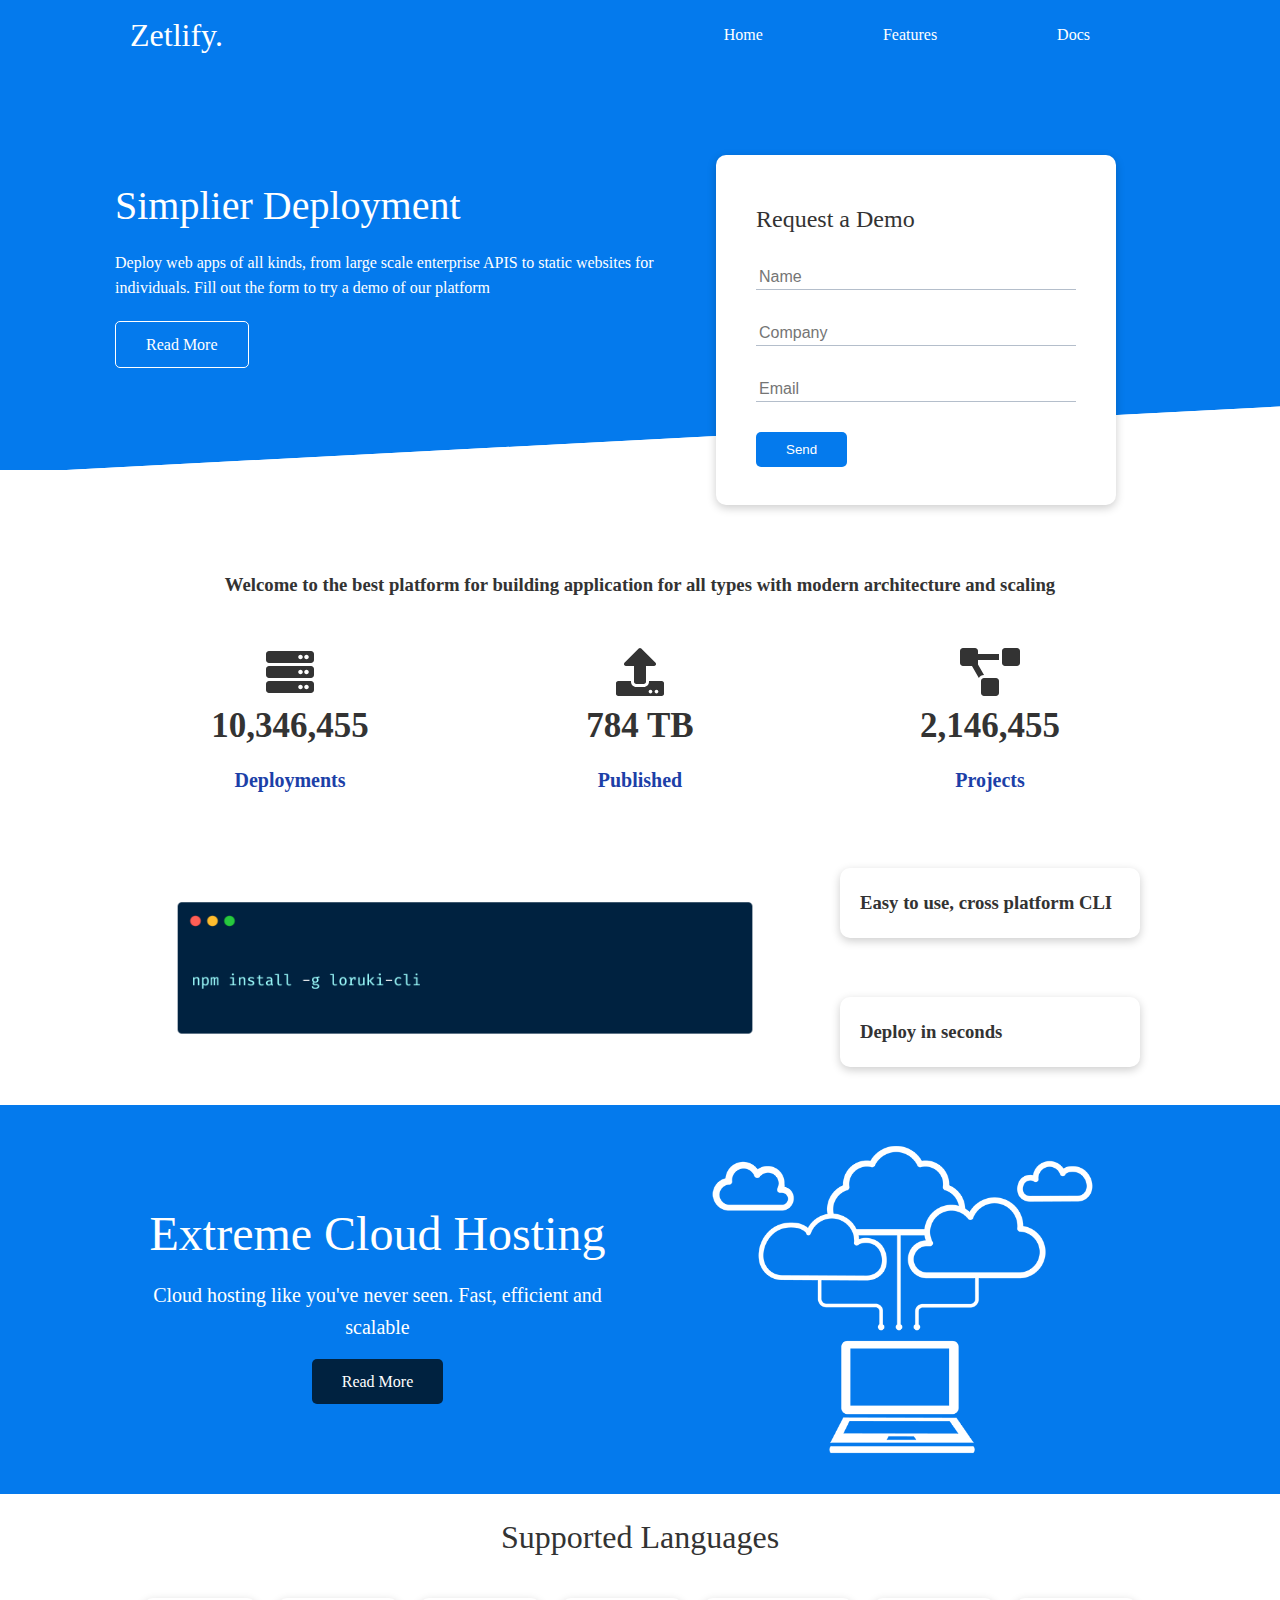
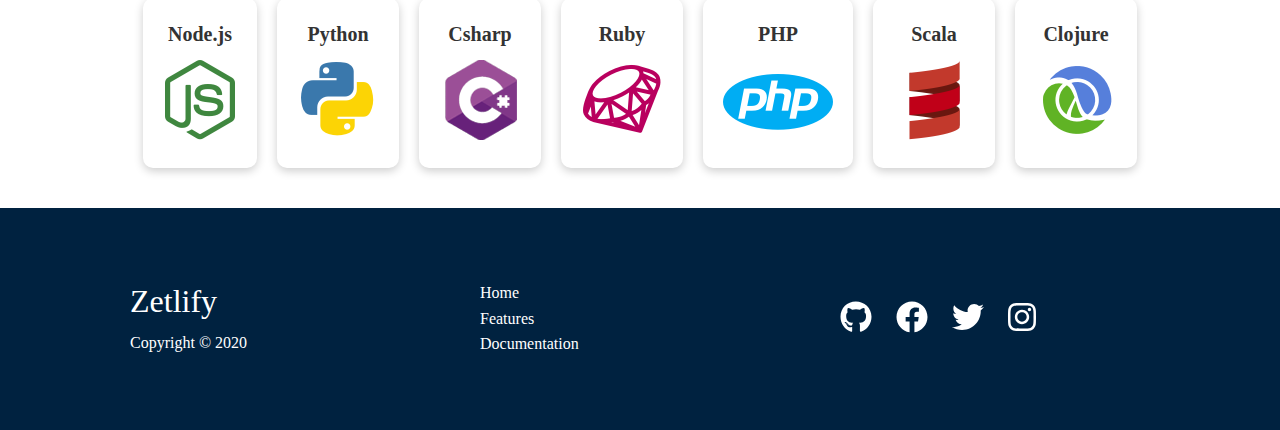
<file: index.html>
<!DOCTYPE html>
<html>
<head>
    <meta charset="utf-8" />
    <meta http-equiv="X-UA-Compatible" content="IE=edge">
    <title>Zetlify | Cloud Hosting For The Best</title>
    <meta name="viewport" content="width=device-width, initial-scale=1">
    <link href="./fontawesome-free-5.14.0-web/css/fontawesome.css" rel="stylesheet">
    <link rel="stylesheet" type="text/css" media="screen" href="css/utilities.css" />
    <link rel="stylesheet" type="text/css" media="screen" href="css/styles.css" />
</head>
<body>
    <!--Navbar-->
    <div class="navbar">
        <div class="container flex">
            <h1 class="logo">Zetlify.</h1>
            <nav>
                <ul>
                    <li><a href="index.html">Home</a></li>
                    <li><a href="features.html">Features</a></li>
                    <li><a href="docs.html">Docs</a></li>
                </ul>
            </nav>
        </div>
    </div>

    <!--Showcase-->
    <section class="showcase">
        <div class="container grid">
            <div class="showcase-text">
                <h1>Simplier Deployment</h1>
                <p>Deploy web apps of all kinds, from
                    large scale enterprise APIS to static
                    websites for individuals. Fill out the
                    form to try a demo of our platform
                </p>
                <a href="features.html" class="button button-outline">
                    Read More
                </a>
            </div>

            <div class="showcase-form card">
                <h2>Request a Demo</h2>
                <form>
                    <div class="form-control">
                        <input type="text" name="name" placeholder="Name" required>
                    </div>
                    <div class="form-control">
                            <input type="text" name="company" placeholder="Company" required>
                        </div>
                    <div class="form-control">
                        <input type="email" name="email" placeholder="Email" required>
                    </div>
                    <input type="submit" value="Send" class="button button-primary">
                </form>
            </div>
        </div>
    </section>

    <!--Stats-->
    <section class="stats">
        <div class="container">
            <h3 class="stats-heading text-center my-1">
                Welcome to the best platform for building application
                for all types with modern architecture and scaling
            </h3>
            <div class="grid grid-3 text-center my-4">
                <div>
                    <i class="fas fa-server fa-3x"></i>
                    <h3>10,346,455</h3>
                    <p class="text-secondary">Deployments</p>
                </div>
                <div>
                    <i class="fas fa-upload fa-3x"></i>
                    <h3>784 TB</h3>
                    <p class="text-secondary">Published</p>                   
                </div>
                <div>
                    <i class="fas fa-project-diagram fa-3x"></i>
                    <h3>2,146,455</h3>
                    <p class="text-secondary">Projects</p>                   
                </div>
            </div>
        </div>
    </section>

    <!--CLI-->
    <section class="cli">
        <div class="container grid">
            <img src="images/cli.png" alt="cli">
            <div class="card">
                <h3>Easy to use, cross platform CLI</h3>
            </div>
            <div class="card">
                <h3>Deploy in seconds</h3>
            </div>
        </div>
    </section>

    <!--Cloud-->
    <section class="cloud bg-primary my-2 py-2">
        <div class="container grid">
            <div class="text-center">
                <h2 class="lg">Extreme Cloud Hosting</h2>
                <p class="lead my-1">Cloud hosting like you've never seen.
                    Fast, efficient and scalable
                </p>
                <a href="features.html" class="button button-dark">Read More</a>
            </div>
            <img src="images/cloud.png" alt="cloud">
        </div>
    </section>

    <!--Languages-->
    <section class="languages">
        <h2 class="md text-center my-2">
            Supported Languages
        </h2>
        <div class="container flex">
            <div class="card">
                <h4>Node.js</h4>
                <img src="images/logos/node.png" alt="node">
            </div>
            <div class="card">
                    <h4>Python</h4>
                    <img src="images/logos/python.png" alt="python">
            </div>
            <div class="card">
                    <h4>Csharp</h4>
                    <img src="images/logos/csharp.png" alt="csharp">
            </div>
            <div class="card">
                    <h4>Ruby</h4>
                    <img src="images/logos/ruby.png" alt="ruby">
            </div>
            <div class="card">
                    <h4>PHP</h4>
                    <img src="images/logos/php.png" alt="php">
            </div>
            <div class="card">
                    <h4>Scala</h4>
                    <img src="images/logos/scala.png" alt="scala">
            </div>
            <div class="card">
                    <h4>Clojure</h4>
                    <img src="images/logos/clojure.png" alt="clojure">
            </div>         
        </div>
    </section>

    <!--Footer-->
    <footer class="footer bg-dark py-5">
        <div class="container grid grid-3">
            <div>
                <h1>Zetlify</h1>
                <p>Copyright &copy; 2020</p>
            </div>
            <nav>
                <ul>
                    <li><a href="index.html">Home</a></li>
                    <li><a href="features.html">Features</a></li>
                    <li><a href="docs.html">Documentation</a></li>
                </ul>
            </nav>
            <div class="social">
                <a href="#"><i class="fab fa-github fa-2x"></i></a>
                <a href="#"><i class="fab fa-facebook fa-2x"></i></a>
                <a href="#"><i class="fab fa-twitter fa-2x"></i></a>
                <a href="#"><i class="fab fa-instagram fa-2x"></i></a>
            </div>
        </div>
    </footer>
</body>
<script type="text/javascript" src="./fontawesome-free-5.14.0-web/js/all.js"></script>
</html>
</file>
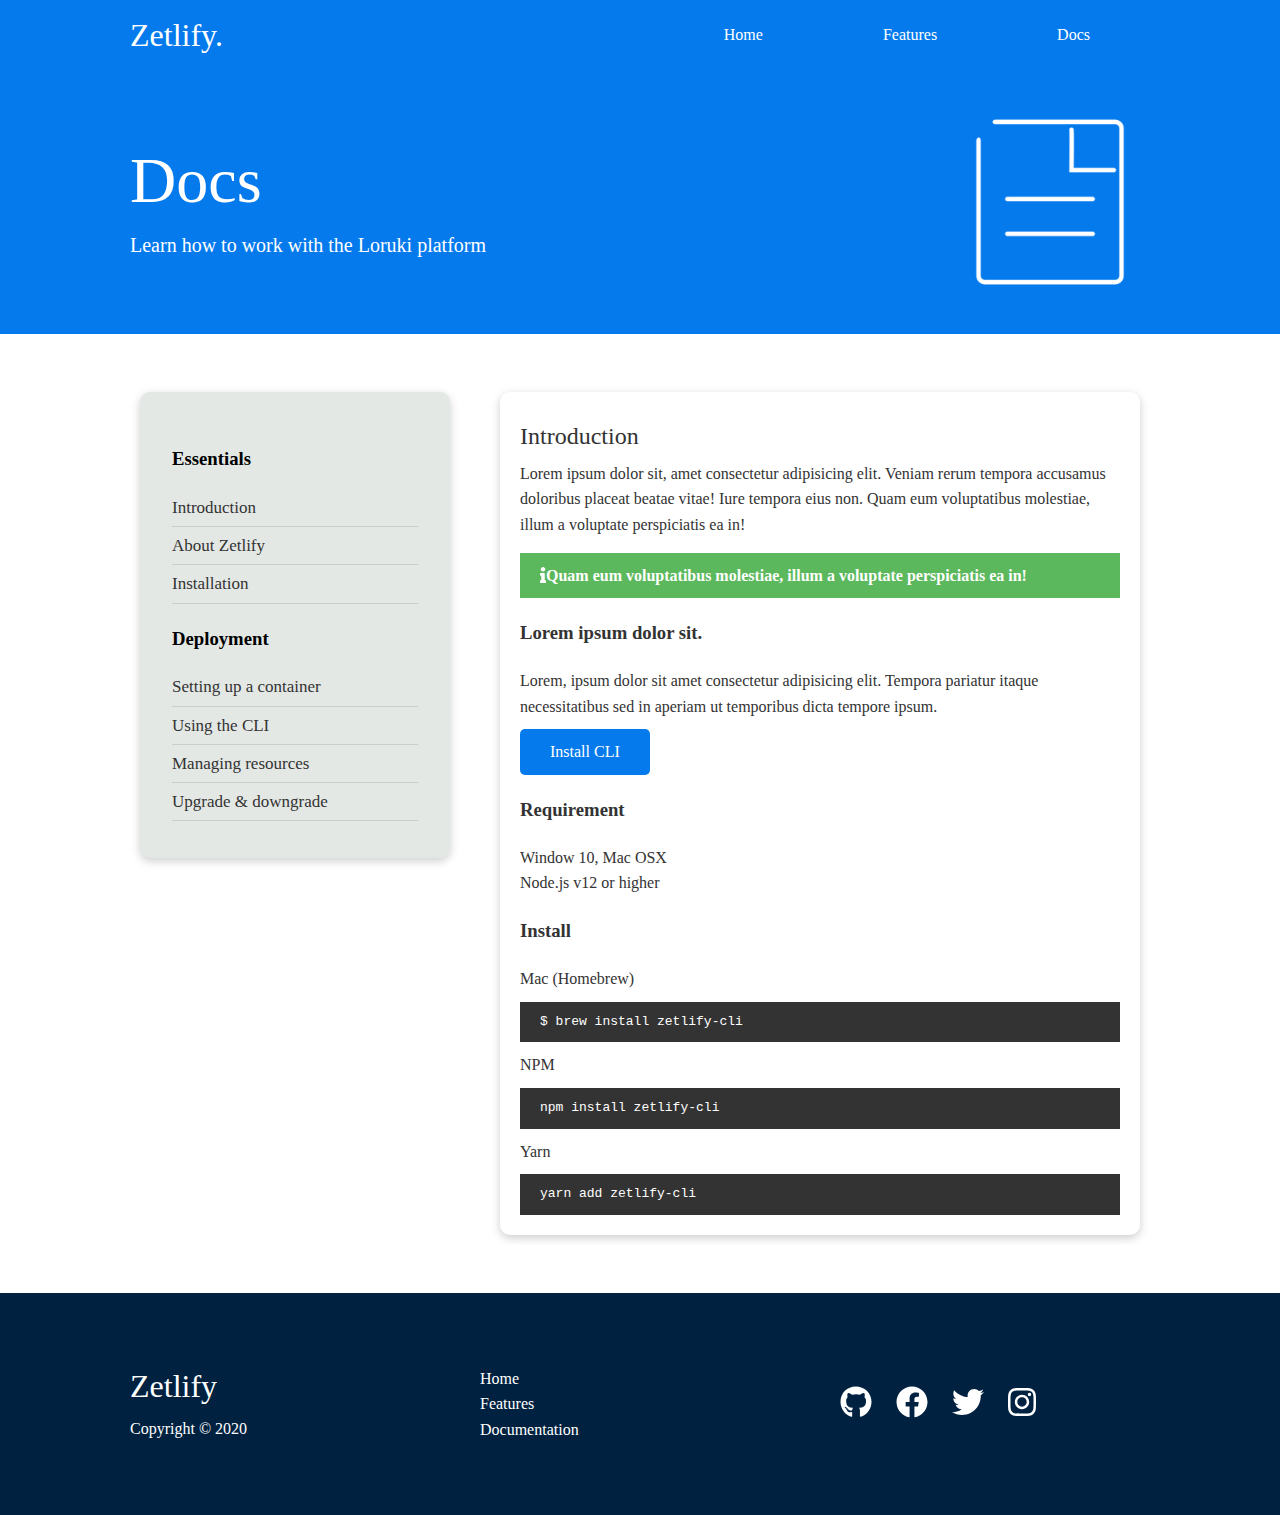
<file: docs.html>
<!DOCTYPE html>
<html>
<head>
    <meta charset="utf-8" />
    <meta http-equiv="X-UA-Compatible" content="IE=edge">
    <title>Zetlify | Cloud Hosting For The Best</title>
    <meta name="viewport" content="width=device-width, initial-scale=1">
    <link href="./fontawesome-free-5.14.0-web/css/fontawesome.css" rel="stylesheet">
    <link rel="stylesheet" type="text/css" media="screen" href="css/utilities.css" />
    <link rel="stylesheet" type="text/css" media="screen" href="css/styles.css" />
</head>
<body>
    <!--Navbar-->
    <div class="navbar">
        <div class="container flex">
            <h1 class="logo">Zetlify.</h1>
            <nav>
                <ul>
                    <li><a href="index.html">Home</a></li>
                    <li><a href="features.html">Features</a></li>
                    <li><a href="docs.html">Docs</a></li>
                </ul>
            </nav>
        </div>
    </div>

    <!--Head-->
    <section class="docs-head bg-primary py-3">
        <div class="container grid">
            <div>
                <h1 class="xl">Docs</h1>
                <p class="lead">
                    Learn how to work with the Loruki platform
                </p>
            </div>
            <img src="images/docs.png" alt="server">
        </div>
    </section>

    <!-- Docs main -->
    <section class="docs-main my-4">
        <div class="container grid">
            <div class="card bg-light p-3">
                <h3 class="my-2">Essentials</h3>
                <nav>
                    <ul>
                        <li class="text-primary"><a href="#">Introduction</a></li>
                        <li><a href="#">About Zetlify</a></li>
                        <li><a href="#">Installation</a></li>
                    </ul>
                </nav>
                <h3 class="my-2">Deployment</h3>
                <nav>
                    <ul>
                        <li><a href="#">Setting up a container</a></li>
                        <li><a href="#">Using the CLI</a></li>
                        <li><a href="#">Managing resources</a></li>
                        <li><a href="#">Upgrade & downgrade</a></li>
                    </ul>
                </nav>
            </div>
            <div class="card">
                <h2>Introduction</h2>
                <p>Lorem ipsum dolor sit, amet consectetur adipisicing elit.
                Veniam rerum tempora accusamus doloribus placeat beatae vitae!
                Iure tempora eius non. Quam eum voluptatibus molestiae, illum
                a voluptate perspiciatis ea in!</p>

                <div class="alert alert-success">
                    <i class="fas fa-info"></i>Quam eum voluptatibus molestiae, illum
                    a voluptate perspiciatis ea in!
                </div>

                <h3>Lorem ipsum dolor sit.</h3>
                <p>Lorem, ipsum dolor sit amet consectetur adipisicing elit.
                Tempora pariatur itaque necessitatibus sed 
                in aperiam ut temporibus dicta tempore ipsum.</p>
                <a href="#" class="button button-primary">Install CLI</a>

                <h3>Requirement</h3>
                <ul>
                    <li>Window 10, Mac OSX</li>
                    <li>Node.js v12 or higher</li>
                </ul>

                <h3>Install</h3>
                <p>Mac (Homebrew)</p>
                <pre><code>$ brew install zetlify-cli</code></pre>
                <p>NPM</p>
                <pre><code>npm install zetlify-cli</code></pre>
                <p>Yarn</p>
                <pre><code>yarn add zetlify-cli</code></pre>
            </div>
        </div>
    </section>

    <!--Footer-->
    <footer class="footer bg-dark py-5">
        <div class="container grid grid-3">
            <div>
                <h1>Zetlify</h1>
                <p>Copyright &copy; 2020</p>
            </div>
            <nav>
                <ul>
                    <li><a href="index.html">Home</a></li>
                    <li><a href="features.html">Features</a></li>
                    <li><a href="docs.html">Documentation</a></li>
                </ul>
            </nav>
            <div class="social">
                <a href="#"><i class="fab fa-github fa-2x"></i></a>
                <a href="#"><i class="fab fa-facebook fa-2x"></i></a>
                <a href="#"><i class="fab fa-twitter fa-2x"></i></a>
                <a href="#"><i class="fab fa-instagram fa-2x"></i></a>
            </div>
        </div>
    </footer>
</body>
<script type="text/javascript" src="./fontawesome-free-5.14.0-web/js/all.js"></script>
</html>
</file>
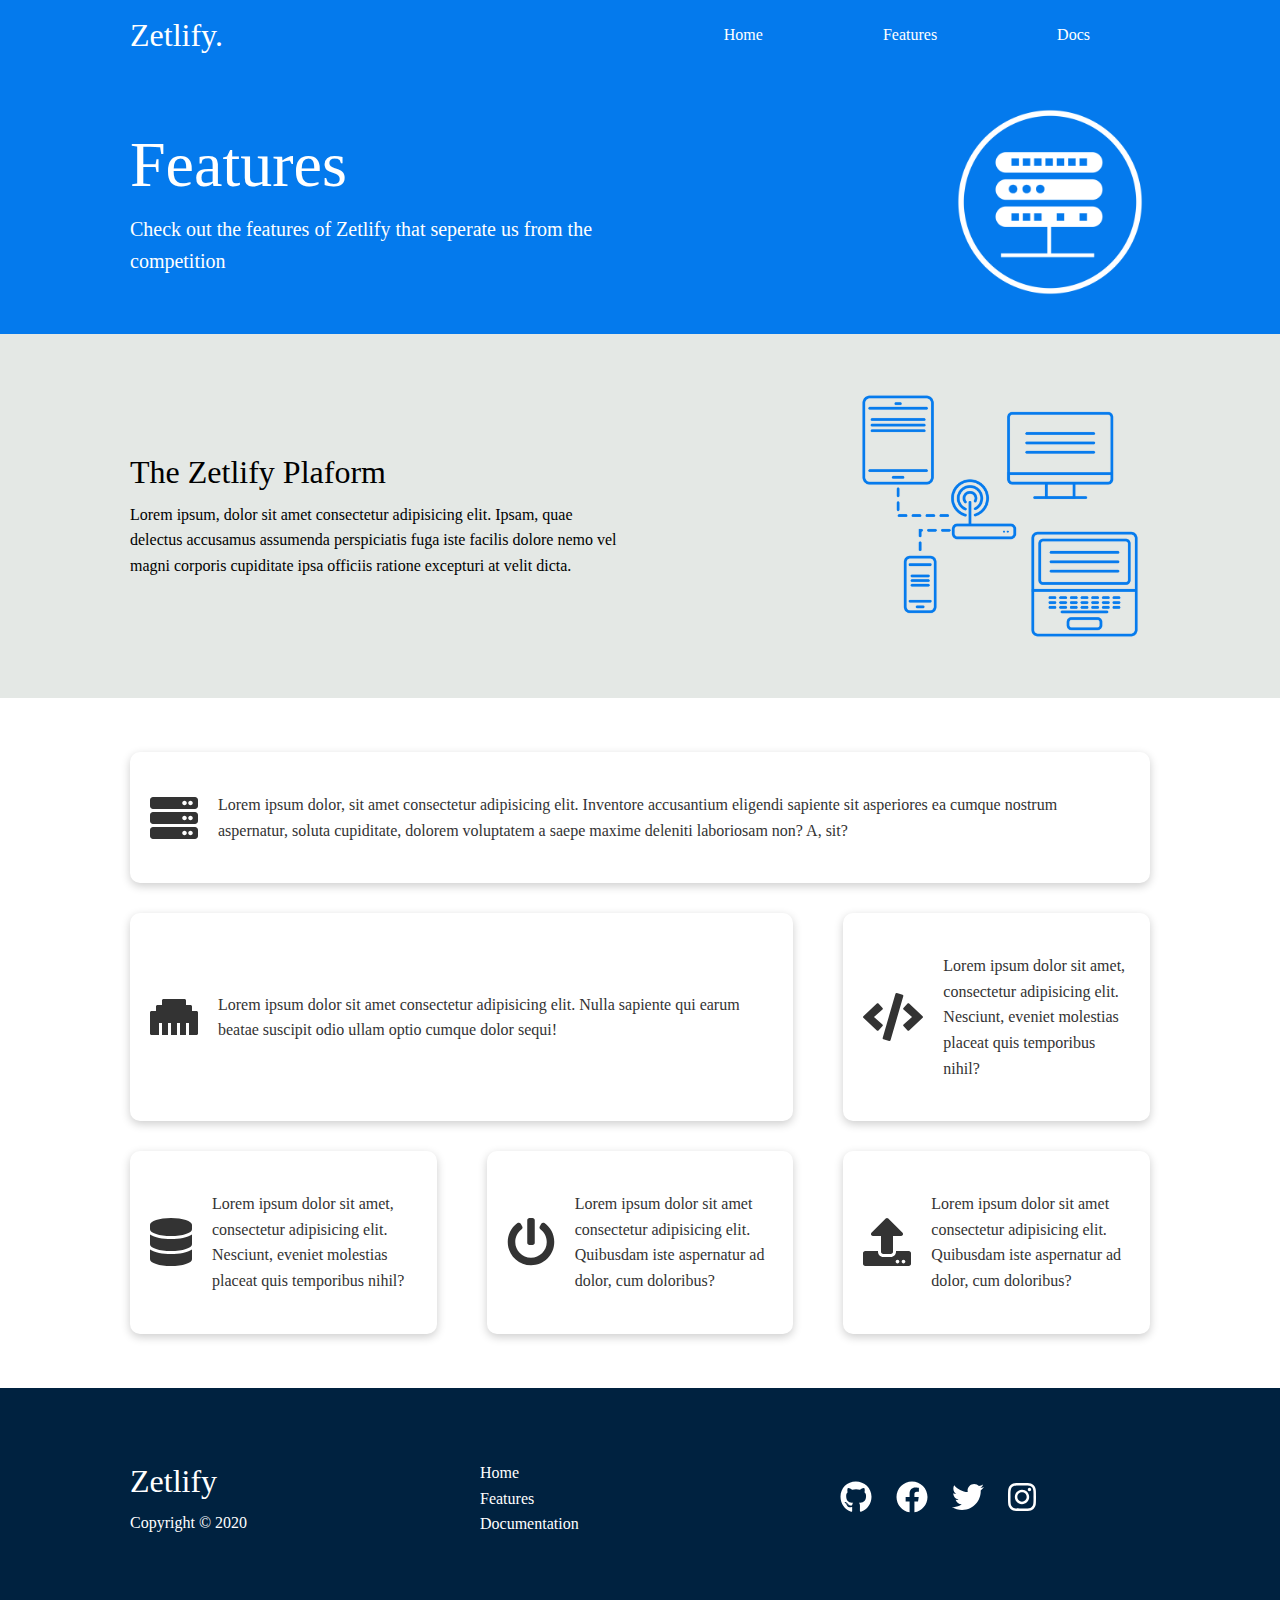
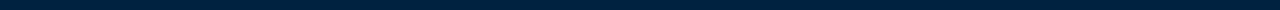
<file: features.html>
<!DOCTYPE html>
<html>
<head>
    <meta charset="utf-8" />
    <meta http-equiv="X-UA-Compatible" content="IE=edge">
    <title>Zetlify | Cloud Hosting For The Best</title>
    <meta name="viewport" content="width=device-width, initial-scale=1">
    <link href="./fontawesome-free-5.14.0-web/css/fontawesome.css" rel="stylesheet">
    <link rel="stylesheet" type="text/css" media="screen" href="css/utilities.css" />
    <link rel="stylesheet" type="text/css" media="screen" href="css/styles.css" />
</head>
<body>
    <!--Navbar-->
    <div class="navbar">
        <div class="container flex">
            <h1 class="logo">Zetlify.</h1>
            <nav>
                <ul>
                    <li><a href="index.html">Home</a></li>
                    <li><a href="features.html">Features</a></li>
                    <li><a href="docs.html">Docs</a></li>
                </ul>
            </nav>
        </div>
    </div>

    <!--Features-->
    <section class="features-head bg-primary py-3">
        <div class="container grid">
            <div>
                <h1 class="xl">Features</h1>
                <p class="lead">
                    Check out the features of Zetlify that
                    seperate us from the competition
                </p>
            </div>
            <img src="images/server.png" alt="server">
        </div>
    </section>

    <!-- Subhead -->
    <section class="features-sub-head bg-light py-3">
        <div class="container grid">
            <div>
                <h1 class="md">The Zetlify Plaform</h1>
                <p>Lorem ipsum, dolor sit amet consectetur adipisicing elit.
                Ipsam, quae delectus accusamus assumenda perspiciatis fuga 
                iste facilis dolore nemo vel magni corporis cupiditate 
                ipsa officiis ratione excepturi at velit dicta.</p>
            </div>
            <img src="images/server2.png" alt="server2">
        </div>
    </section>

    <!-- Main -->
    <section class="features-main my-2">
        <div class="container grid grid-3">
            <div class="card flex">
                <i class="fas fa-server fa-3x"></i>
                <p>Lorem ipsum dolor, sit amet consectetur adipisicing elit.
                Inventore accusantium eligendi sapiente sit asperiores ea cumque
                nostrum aspernatur, soluta cupiditate, dolorem voluptatem a saepe 
                maxime deleniti laboriosam non? A, sit?</p>
            </div>
            <div class="card flex">
                    <i class="fas fa-ethernet fa-3x"></i>
                    <p>Lorem ipsum dolor sit amet consectetur adipisicing elit.
                    Nulla sapiente qui earum beatae suscipit odio ullam 
                     optio cumque dolor sequi!</p>
            </div>
            <div class="card flex">
                    <i class="fas fa-code fa-3x"></i>
                    <p>Lorem ipsum dolor sit amet, consectetur adipisicing elit.
                    Nesciunt, eveniet molestias placeat quis temporibus nihil?</p>
            </div>
            <div class="card flex">
                    <i class="fas fa-database fa-3x"></i>
                    <p>Lorem ipsum dolor sit amet, consectetur adipisicing elit.
                    Nesciunt, eveniet molestias placeat quis temporibus nihil?</p>
            </div>
            <div class="card flex">
                    <i class="fas fa-power-off fa-3x"></i>
                    <p>Lorem ipsum dolor sit amet consectetur adipisicing elit.
                    Quibusdam iste aspernatur ad dolor, cum doloribus?</p>
            </div>
            <div class="card flex">
                    <i class="fas fa-upload fa-3x"></i>
                    <p>Lorem ipsum dolor sit amet consectetur adipisicing elit.
                    Quibusdam iste aspernatur ad dolor, cum doloribus?</p>
            </div>
        </div>
    </section>

    <!--Footer-->
    <footer class="footer bg-dark py-5">
        <div class="container grid grid-3">
            <div>
                <h1>Zetlify</h1>
                <p>Copyright &copy; 2020</p>
            </div>
            <nav>
                <ul>
                    <li><a href="index.html">Home</a></li>
                    <li><a href="features.html">Features</a></li>
                    <li><a href="docs.html">Documentation</a></li>
                </ul>
            </nav>
            <div class="social">
                <a href="#"><i class="fab fa-github fa-2x"></i></a>
                <a href="#"><i class="fab fa-facebook fa-2x"></i></a>
                <a href="#"><i class="fab fa-twitter fa-2x"></i></a>
                <a href="#"><i class="fab fa-instagram fa-2x"></i></a>
            </div>
        </div>
    </footer>
</body>
<script type="text/javascript" src="./fontawesome-free-5.14.0-web/js/all.js"></script>
</html>
</file>
<file: css/utilities.css>
.container {
    max-width: 1100px;
    margin: 0 auto;
    overflow: auto;
    padding: 0 40px;
}

.card {
    background-color: #fff;
    color: #333;
    border-radius: 10px;
    box-shadow: 0 3px 10px rgba(0,0,0,0.2);
    padding: 20px;
    margin: 10px;
}

.button {
    display: inline-block;
    padding: 10px 30px;
    cursor: pointer;
    background: #047aed;
    color: #fff;
    border: none;
    border-radius: 5px;
}

.button-outline {
    background: transparent;
    border: 1px solid #fff;
}

.button:hover {
    transform: scale(0.95);
}

.bg-primary,
.button-primary {
    background: #047aed;
    color: #fff;
}

.bg-secondary,
.button-secondary {
    background: #1c3fa8;
    color: #fff;
}

.bg-dark,
.button-dark {
    background: #002240;
    color: #fff;
}

.bg-light,
.bg-light {
    background: #e4e8e5;
    color: #000000;
}

.bg-primary a,
.button-primary a,
.bg-secondary a,
.button-secondary a,
.bg-dark a,
.button-dark a {
    color: #fff;
}

.text-primary {
    color: #047aed;
}

.text-secondary {
    color: #1c3fa8;
}

.text-dark {
    color: #002240;
}

.text-light {
    color: #e4e8e5;
}

.lead {
    font-size: 20px;
}

.sm {
    font-size: 1rem;
}

.md {
    font-size: 2rem;
}

.lg {
    font-size: 3rem;
}

.xl {
    font-size: 4rem;
}

.text-center {
    text-align: center;
}

.alert {
    background-color: #f4f4f4;
    padding: 10px 20px;
    font-weight: bold;
    margin: 15px 0;
}

alert i {
    margin-right: 10px;
}

.alert-success {
    background-color: #5cb85c;
    color: #fff;
}

.alert-error {
    background-color: #d9534f;
    color: #fff;
}

.flex {
    display: flex;
    justify-content: center;
    align-items: center;
    height: 100%;
}

.grid {
    display: grid;
    grid-template-columns: repeat(2, 1fr);
    gap: 30px;
    justify-content: center;
    align-items: center;
    height: 100%;
}

.grid-3 {
    grid-template-columns: repeat(3, 1fr);
}

.my-1 {
    margin: 1rem 0;
}

.my-2 {
    margin: 1.5rem 0;
}

.my-3 {
    margin: 2rem 0;
}

.my-4 {
    margin: 3rem 0;
}

.my-5 {
    margin: 4rem 0;
}

.m-1 {
    margin: 1rem;
}

.m-2 {
    margin: 1.5rem;
}

.m-3 {
    margin: 2rem;
}

.m-4 {
    margin: 3rem;
}

.m-5 {
    margin: 4rem;
}

.py-1 {
    padding: 1rem 0;
}

.py-2 {
    padding: 1.5rem 0;
}

.py-3 {
    padding: 2rem 0;
}

.py-4 {
    padding: 3rem 0;
}

.py-5 {
    padding: 4rem 0;
}

.p-1 {
    padding: 1rem;
}

.p-2 {
    padding: 1.5rem;
}

.p-3 {
    padding: 2rem;
}

.p-4 {
    padding: 3rem;
}

.p-5 {
    padding: 4rem;
}
</file>
<file: css/styles.css>
* {
    box-sizing: border-box;
    padding: 0;
    margin: 0;
}

body {
    color: #333;
    line-height: 1.6;
}

ul {
    list-style-type: none;
}

a  {
    text-decoration: none;
    color: #333;
}

h1,
h2 {
    font-weight: 300;
    line-height: 1.2;
    margin: 10px 0;
}

p {
    margin: 10px 0;
}

img {
    width: 100%;
}

code,
pre {
    background: #333;
    color: #fff;
    padding: 10px;
}

/* Navbar */
.navbar {
    background-color: #047aed;
    color: #fff;
    height: 70px;
}

.navbar ul {
    display: flex;
}

.navbar a {
    color: #fff;
    padding: 10px;
    margin: 0 50px;
}

.navbar a:hover {
    border-bottom: 2px solid #fff;
}

.navbar .flex {
    justify-content: space-between;
}

/* Showcase */
.showcase {
    height: 400px;
    background-color: #047aed;
    color: #fff;
    position: relative;
}
.showcase h1 {
    font-size: 40px;
}

.showcase p {
    margin: 20px 0;
}

.showcase .grid {
    overflow: visible;
    grid-template-columns: 55% 45%;
}

.showcase-text {
    animation: slideInFromRight 1s ease-in;
}

.showcase-form {
    position: relative;
    top: 60px;
    height: 350px;
    width: 400px;
    padding: 40px;
    z-index: 100;
    animation: slideInFromLeft 1s ease-in;
}

.showcase-form .form-control {
    margin: 30px 0;
}

.showcase-form input[type='text'],
.showcase-form input[type='email'] {
    border: 0;
    border-bottom: 1px solid #b4becb;
    width: 100%;
    padding: 3px;
    font-size: 16px;
}

.showcase-form input:focus {
    outline: none;
}

.showcase::before,
.showcase::after {
    content: "";
    position: absolute;
    height: 100px;
    bottom: -70px;
    right: 0;
    left: 0;
    background: #fff;
    transform: skewY(-3deg);
    -webkit-transform: skewY(-3deg);
    -moz-transform: skewY(-3deg);
    -ms-transform: skewY(-3deg);
}

/* Stats */
.stats {
    padding-top: 100px;
    animation: slideInFromBottom 1s ease-in;
}


.stats-heading {
    margin: auto;
}

.stats .grid h3 {
    font-size: 35px;
}

.stats .grid p {
    font-size: 20px;
    font-weight: bold;
}

/* CLI */
.cli .grid {
    grid-template-columns: repeat(3, 1fr);
    grid-template-rows: repeat(2, 1fr);
}

.cli .grid > *:first-child {
    grid-column: 1 / span 2;
    grid-row: 1 / span 2;
}

/* Languages */
.languages .flex {
    flex-wrap: wrap;
}

.languages .card {
    text-align: center;
    margin: 18px 10px 40px;
    transition: transform 0.2 ease-in;
}

.languages .card h4{
    font-size: 20px;
    margin-bottom: 10px;
}

.languages .card:hover {
    transform: translateY(-15px);
}

/* Footer */
.footer .social a {
    margin: 0 10px;
}

/* Features */
.features-head img,
.docs-head img {
    width: 200px;
    justify-self: flex-end;
}

.features-sub-head img {
    width: 300px;
    justify-self: flex-end;
}

.features-main .card >  p {
    margin-left: 20px;
}

.features-main .grid{
    padding: 30px;
}

.features-main .grid > *:first-child {
    grid-column: 1 / span 3;
}

.features-main .grid > *:nth-child(2) {
    grid-column: 1 / span 2;
}

/* Docs */
.docs-main .grid {
    grid-template-columns: 1fr 2fr;
    align-items: flex-start;
}

.docs-main h3 {
    margin: 20px 0;
}

.docs-main nav li {
    font-size: 17px;
    padding-bottom: 5px;
    margin-bottom: 5px;
    border-bottom: 1px #ccc solid;
}

.docs-main a:hover {
    font-weight: bolder;
}

/* Animations */
@keyframes slideInFromLeft {
    0% {
        transform: translateX(-100%);
    }

    100% {
        transform: translateX(0);
    }
}

@keyframes slideInFromRight {
    0% {
        transform: translateX(100%);
    }

    100% {
        transform: translateX(0);
    }
}


@keyframes slideInFromTop {
    0% {
        transform: translateY(-100%);
    }

    100% {
        transform: translateY(0);
    }
}

@keyframes slideInFromBottom {
    0% {
        transform: translateY(100%);
    }

    100% {
        transform: translateY(0);
    }
}

/* Tablets and under */
@media (max-width: 768px) {
    .grid,
    .showcase .grid,
    .stats .grid,
    .cli .grid,
    .cloud .grid,
    .features-main .grid,
    .docs-main .grid {
        grid-template-columns: 1fr;
        grid-template-rows: 1fr;
    }

    .showcase {
        height: auto;
    }

    .showcase-text {
        text-align: center;
        margin-top: 40px;
        animation: slideInFromTop 1s ease-in;
    }

    .showcase-form {
        justify-self: center;
        margin: auto;
        animation: slideInFromBottom 1s ease-in;
    }

    .cli .grid > *:first-child {
        grid-column: 1;
        grid-row: 1;
    }

    .features-head,
    .features-sub-head,
    .docs-head {
        text-align: center;
    }

    .features-head img,
    .features-sub-head img,
    .docs-head img {
        justify-self: center;
    }

    .features-main .grid > *:first-child,
    .features-main .grid > *:nth-child(2) {
        grid-column: 1;
    }
}

/* Mobile */
@media (max-width: 500px) {
    .navbar {
        height: 110px;
    }

    .navbar .flex {
        flex-direction: column;
    }

    .navbar ul {
        padding: 10px;
        background-color: rgba(0,0,0,0.1);
    }
}
</file>
